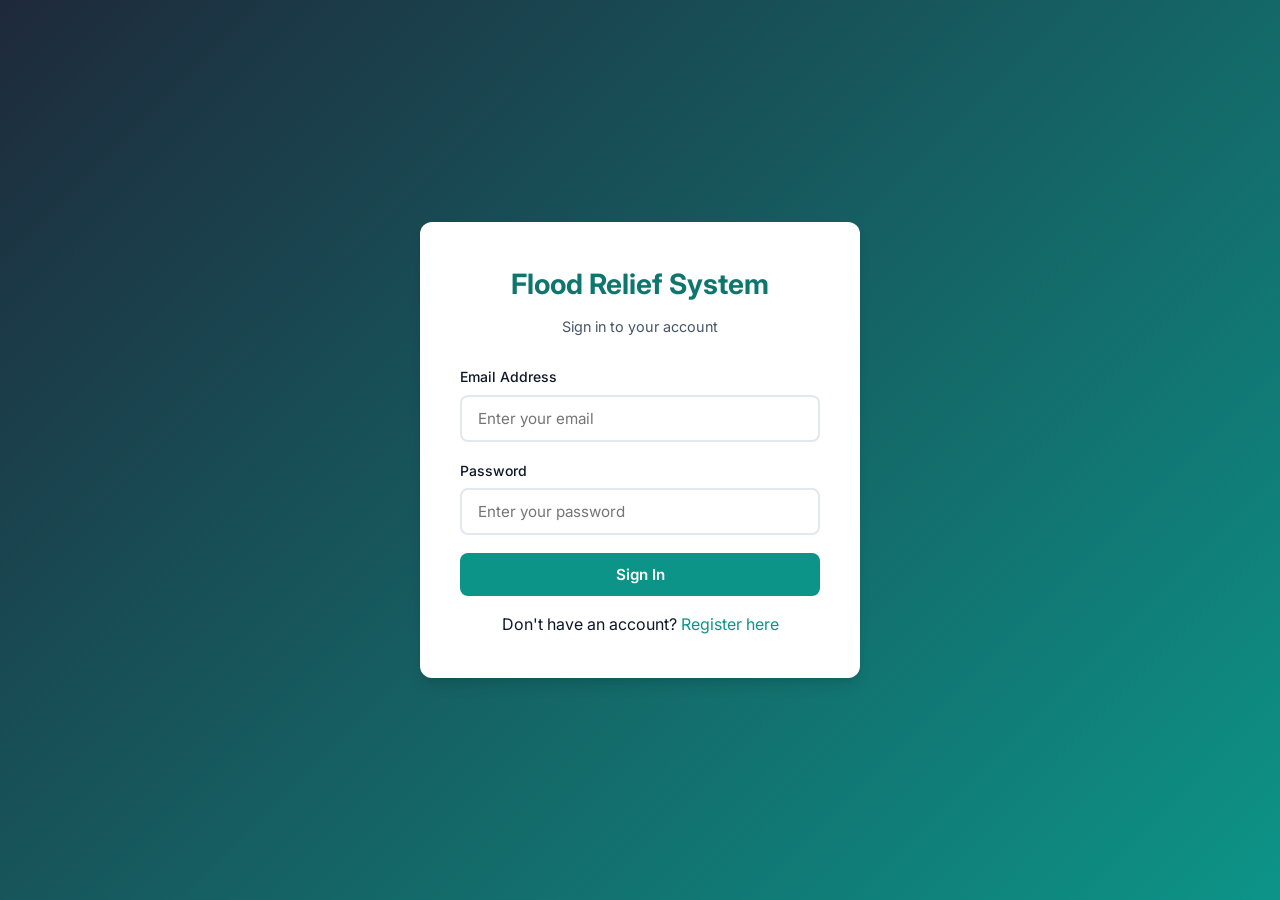
<file: index.html>
<!DOCTYPE html>
<html lang="en">

<head>
    <meta charset="UTF-8">
    <meta name="viewport" content="width=device-width, initial-scale=1.0">
    <meta name="description"
        content="Flood Relief Management System - Login to manage and submit flood relief requests in Sri Lanka.">
    <title>Flood Relief Management System - Login</title>
    <link rel="stylesheet" href="css/style.css">
</head>

<body>
    <div class="toast-container" id="toastContainer"></div>

    <div class="auth-wrapper">
        <div class="auth-card">
            <h1>Flood Relief System</h1>
            <p class="subtitle">Sign in to your account</p>

            <form id="loginForm">
                <div class="form-group">
                    <label for="loginEmail">Email Address</label>
                    <input type="email" id="loginEmail" name="email" placeholder="Enter your email" required>
                </div>
                <div class="form-group">
                    <label for="loginPassword">Password</label>
                    <input type="password" id="loginPassword" name="password" placeholder="Enter your password"
                        required>
                </div>
                <button type="submit" class="btn btn-primary btn-full" id="loginBtn">Sign In</button>
            </form>

            <p class="text-center mt-2">
                Don't have an account? <a href="register.html">Register here</a>
            </p>
        </div>
    </div>

    <script src="js/app.js"></script>
</body>

</html>
</file>
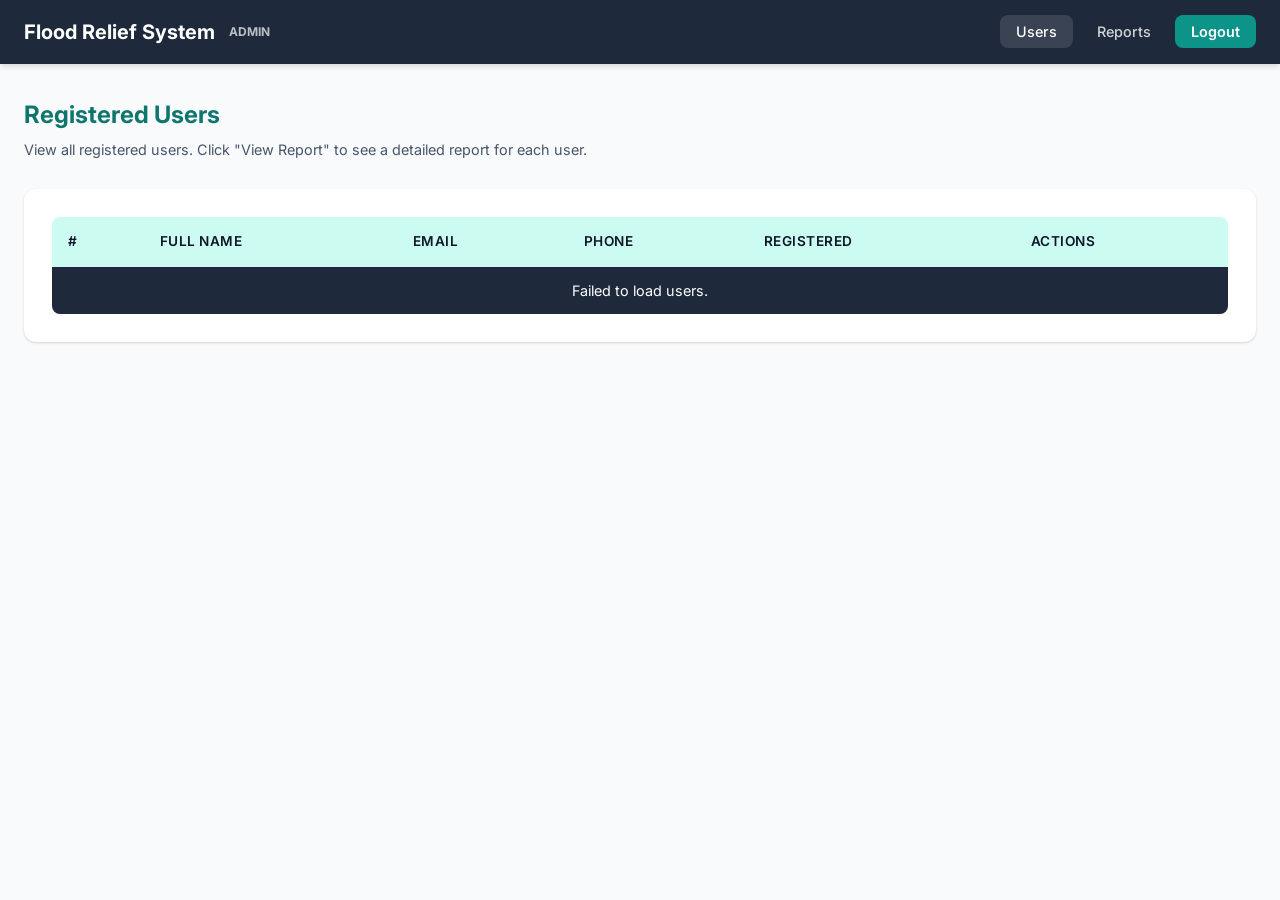
<file: admin.html>
<!DOCTYPE html>
<html lang="en">

<head>
    <meta charset="UTF-8">
    <meta name="viewport" content="width=device-width, initial-scale=1.0">
    <meta name="description" content="Admin Dashboard - Manage users, view reports, and monitor flood relief data.">
    <title>Admin Dashboard - Flood Relief Management System</title>
    <link rel="stylesheet" href="css/style.css">
</head>

<body>
    <div class="toast-container" id="toastContainer"></div>

    <nav class="navbar">
        <div class="brand">Flood Relief System <span
                style="font-size: 0.75rem; opacity: 0.7; margin-left: 4px;">ADMIN</span>
        </div>
        <ul class="nav-links">
            <li><a href="#" class="active" onclick="switchAdminTab('users', event)">Users</a></li>
            <li><a href="#" onclick="switchAdminTab('reports', event)">Reports</a></li>
            <li><a href="php/logout.php">Logout</a></li>
        </ul>
    </nav>

    <div class="page-content">

        <div class="tab-content active" id="tab-users">
            <div class="page-header">
                <h2>Registered Users</h2>
                <p>View all registered users. Click "View Report" to see a detailed report for each user.</p>
            </div>

            <div class="card">
                <div class="table-wrapper">
                    <table>
                        <thead>
                            <tr>
                                <th>#</th>
                                <th>Full Name</th>
                                <th>Email</th>
                                <th>Phone</th>
                                <th>Registered</th>
                                <th>Actions</th>
                            </tr>
                        </thead>
                        <tbody id="usersTableBody">
                            <tr>
                                <td colspan="6" class="text-center">Loading...</td>
                            </tr>
                        </tbody>
                    </table>
                </div>
            </div>
        </div>

        <div class="tab-content" id="tab-reports">
            <div class="page-header">
                <h2>System Summary &amp; Filtered Reports</h2>
                <p>Filter and view summarized system data based on Area and Type of relief request.</p>
            </div>

            <div class="card">
                <h3>Filter Options</h3>
                <div class="filters">
                    <div class="form-group">
                        <label for="filterArea">Area</label>
                        <input type="text" id="filterArea"
                            placeholder="Search by District, Div. Secretariat, or GN Division">
                    </div>
                    <div class="form-group">
                        <label for="filterReliefType">Type of Relief Request</label>
                        <select id="filterReliefType">
                            <option value="">All Types</option>
                            <option value="Food">Food</option>
                            <option value="Water">Water</option>
                            <option value="Medicine">Medicine</option>
                            <option value="Shelter">Shelter</option>
                        </select>
                    </div>
                    <div class="form-group">
                        <button class="btn btn-primary" onclick="loadReports()" id="filterBtn">Apply Filter</button>
                    </div>
                </div>
            </div>

            <div class="card">
                <h3>Summary Report</h3>
                <div class="summary-grid" id="summaryGrid">
                    <div class="summary-item">
                        <div class="label">Loading...</div>
                        <div class="value">—</div>
                    </div>
                </div>
            </div>
        </div>
    </div>

    <div class="modal-overlay" id="deleteUserModal">
        <div class="modal">
            <div class="confirm-dialog">
                <div class="icon">⚠️</div>
                <h3>Delete User</h3>
                <p>Are you sure you want to delete this user? All their relief requests will also be deleted. This
                    action cannot be undone.</p>
                <input type="hidden" id="deleteUserId">
                <div class="modal-actions" style="justify-content: center;">
                    <button class="btn btn-outline" onclick="closeModal('deleteUserModal')">Cancel</button>
                    <button class="btn btn-danger" onclick="confirmDeleteUser()">Delete User</button>
                </div>
            </div>
        </div>
    </div>

    <script src="js/app.js"></script>
</body>

</html>
</file>
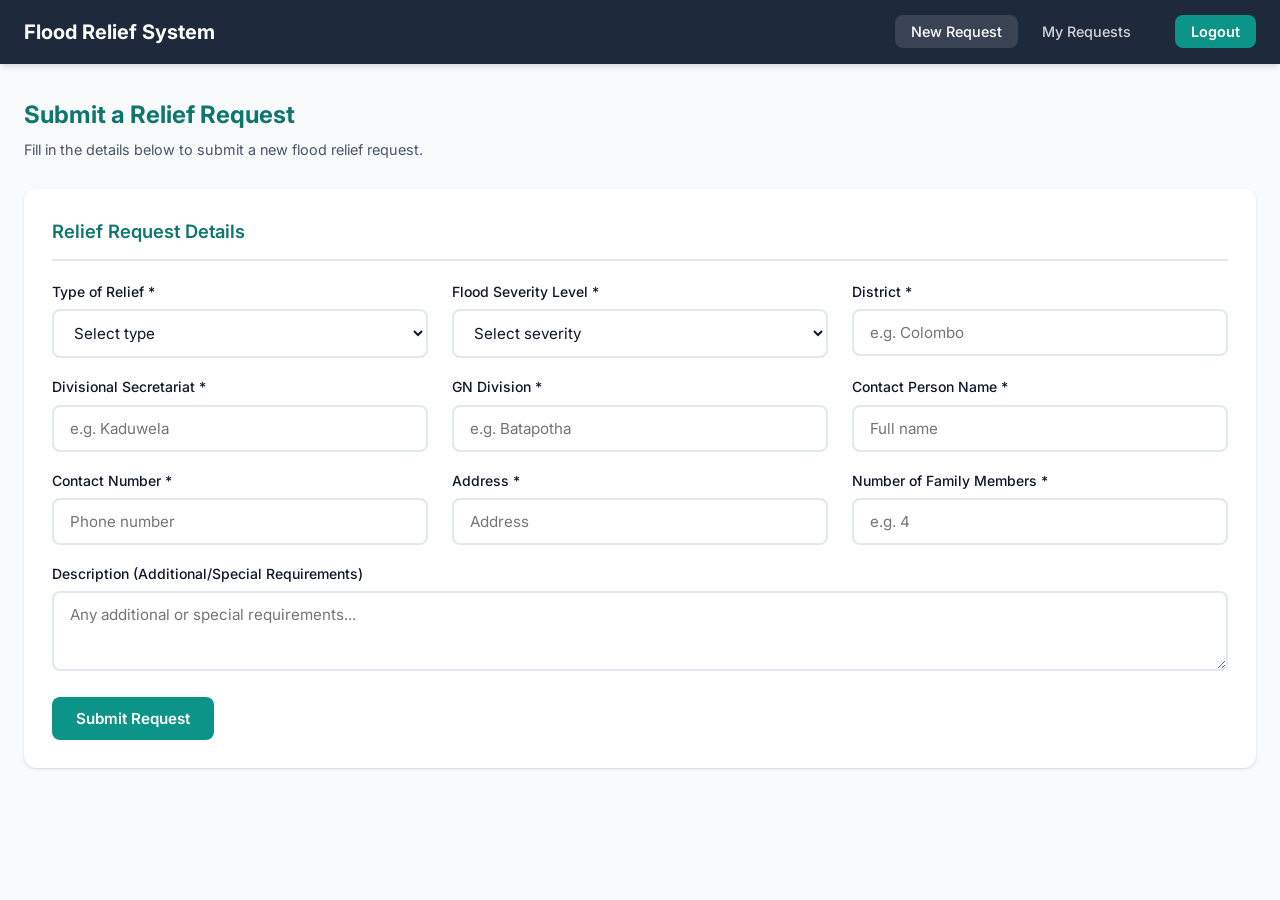
<file: dashboard.html>
<!DOCTYPE html>
<html lang="en">

<head>
    <meta charset="UTF-8">
    <meta name="viewport" content="width=device-width, initial-scale=1.0">
    <meta name="description" content="User Dashboard - Manage your flood relief requests.">
    <title>Dashboard - Flood Relief Management System</title>
    <link rel="stylesheet" href="css/style.css">
</head>

<body>
    <div class="toast-container" id="toastContainer"></div>

    <nav class="navbar">
        <div class="brand">Flood Relief System
        </div>
        <ul class="nav-links">
            <li><a href="#" class="active" onclick="switchTab('create')">New Request</a></li>
            <li><a href="#" onclick="switchTab('requests')">My Requests</a></li>
            <li><span class="nav-user" id="navUserName"></span></li>
            <li><a href="php/logout.php">Logout</a></li>
        </ul>
    </nav>

    <div class="page-content">
        <div class="tab-content active" id="tab-create">
            <div class="page-header">
                <h2>Submit a Relief Request</h2>
                <p>Fill in the details below to submit a new flood relief request.</p>
            </div>

            <div class="card">
                <h3>Relief Request Details</h3>
                <form id="createRequestForm">
                    <div class="form-grid">
                        <div class="form-group">
                            <label for="reliefType">Type of Relief *</label>
                            <select id="reliefType" name="relief_type" required>
                                <option value="">Select type</option>
                                <option value="Food">Food</option>
                                <option value="Water">Water</option>
                                <option value="Medicine">Medicine</option>
                                <option value="Shelter">Shelter</option>
                            </select>
                        </div>
                        <div class="form-group">
                            <label for="severity">Flood Severity Level *</label>
                            <select id="severity" name="severity" required>
                                <option value="">Select severity</option>
                                <option value="Low">Low</option>
                                <option value="Medium">Medium</option>
                                <option value="High">High</option>
                            </select>
                        </div>
                        <div class="form-group">
                            <label for="district">District *</label>
                            <input type="text" id="district" name="district" placeholder="e.g. Colombo" required>
                        </div>
                        <div class="form-group">
                            <label for="divSecretariat">Divisional Secretariat *</label>
                            <input type="text" id="divSecretariat" name="divisional_secretariat"
                                placeholder="e.g. Kaduwela" required>
                        </div>
                        <div class="form-group">
                            <label for="gnDivision">GN Division *</label>
                            <input type="text" id="gnDivision" name="gn_division" placeholder="e.g. Batapotha" required>
                        </div>
                        <div class="form-group">
                            <label for="contactPerson">Contact Person Name *</label>
                            <input type="text" id="contactPerson" name="contact_person" placeholder="Full name"
                                required>
                        </div>
                        <div class="form-group">
                            <label for="contactNumber">Contact Number *</label>
                            <input type="tel" id="contactNumber" name="contact_number" placeholder="Phone number"
                                required>
                        </div>
                        <div class="form-group">
                            <label for="requestAddress">Address *</label>
                            <input type="text" id="requestAddress" name="address" placeholder="Address" required>
                        </div>
                        <div class="form-group">
                            <label for="familyMembers">Number of Family Members *</label>
                            <input type="number" id="familyMembers" name="family_members" min="1" placeholder="e.g. 4"
                                required>
                        </div>
                    </div>
                    <div class="form-group">
                        <label for="description">Description (Additional/Special Requirements)</label>
                        <textarea id="description" name="description"
                            placeholder="Any additional or special requirements..."></textarea>
                    </div>
                    <button type="submit" class="btn btn-primary" id="createBtn">Submit Request</button>
                </form>
            </div>
        </div>

        <div class="tab-content" id="tab-requests">
            <div class="page-header">
                <h2>My Relief Requests</h2>
                <p>View, edit, or delete your submitted relief requests.</p>
            </div>

            <div class="card">
                <div class="table-wrapper">
                    <table>
                        <thead>
                            <tr>
                                <th>#</th>
                                <th>Type</th>
                                <th>District</th>
                                <th>Severity</th>
                                <th>Family Members</th>
                                <th>Status</th>
                                <th>Date</th>
                                <th>Actions</th>
                            </tr>
                        </thead>
                        <tbody id="requestsTableBody">
                            <tr>
                                <td colspan="8" class="text-center">Loading...</td>
                            </tr>
                        </tbody>
                    </table>
                </div>
            </div>
        </div>
    </div>

    <div class="modal-overlay" id="editModal">
        <div class="modal">
            <h3>Edit Relief Request</h3>
            <form id="editRequestForm">
                <input type="hidden" id="editId" name="id">
                <div class="form-grid">
                    <div class="form-group">
                        <label for="editReliefType">Type of Relief *</label>
                        <select id="editReliefType" name="relief_type" required>
                            <option value="Food">Food</option>
                            <option value="Water">Water</option>
                            <option value="Medicine">Medicine</option>
                            <option value="Shelter">Shelter</option>
                        </select>
                    </div>
                    <div class="form-group">
                        <label for="editSeverity">Severity *</label>
                        <select id="editSeverity" name="severity" required>
                            <option value="Low">Low</option>
                            <option value="Medium">Medium</option>
                            <option value="High">High</option>
                        </select>
                    </div>
                    <div class="form-group">
                        <label for="editDistrict">District *</label>
                        <input type="text" id="editDistrict" name="district" required>
                    </div>
                    <div class="form-group">
                        <label for="editDivSecretariat">Divisional Secretariat *</label>
                        <input type="text" id="editDivSecretariat" name="divisional_secretariat" required>
                    </div>
                    <div class="form-group">
                        <label for="editGnDivision">GN Division *</label>
                        <input type="text" id="editGnDivision" name="gn_division" required>
                    </div>
                    <div class="form-group">
                        <label for="editContactPerson">Contact Person *</label>
                        <input type="text" id="editContactPerson" name="contact_person" required>
                    </div>
                    <div class="form-group">
                        <label for="editContactNumber">Contact Number *</label>
                        <input type="tel" id="editContactNumber" name="contact_number" required>
                    </div>
                    <div class="form-group">
                        <label for="editAddress">Address *</label>
                        <input type="text" id="editAddress" name="address" required>
                    </div>
                    <div class="form-group">
                        <label for="editFamilyMembers">Family Members *</label>
                        <input type="number" id="editFamilyMembers" name="family_members" min="1" required>
                    </div>
                </div>
                <div class="form-group">
                    <label for="editDescription">Description</label>
                    <textarea id="editDescription" name="description"></textarea>
                </div>
                <div class="modal-actions">
                    <button type="button" class="btn btn-outline" onclick="closeModal('editModal')">Cancel</button>
                    <button type="submit" class="btn btn-primary">Save Changes</button>
                </div>
            </form>
        </div>
    </div>

    <div class="modal-overlay" id="deleteModal">
        <div class="modal">
            <div class="confirm-dialog">
                <div class="icon">⚠️</div>
                <h3>Delete Relief Request</h3>
                <p>Are you sure you want to delete this relief request? This action cannot be undone.</p>
                <input type="hidden" id="deleteRequestId">
                <div class="modal-actions" style="justify-content: center;">
                    <button class="btn btn-outline" onclick="closeModal('deleteModal')">Cancel</button>
                    <button class="btn btn-danger" onclick="confirmDeleteRequest()">Delete</button>
                </div>
            </div>
        </div>
    </div>

    <script src="js/app.js"></script>
</body>

</html>
</file>
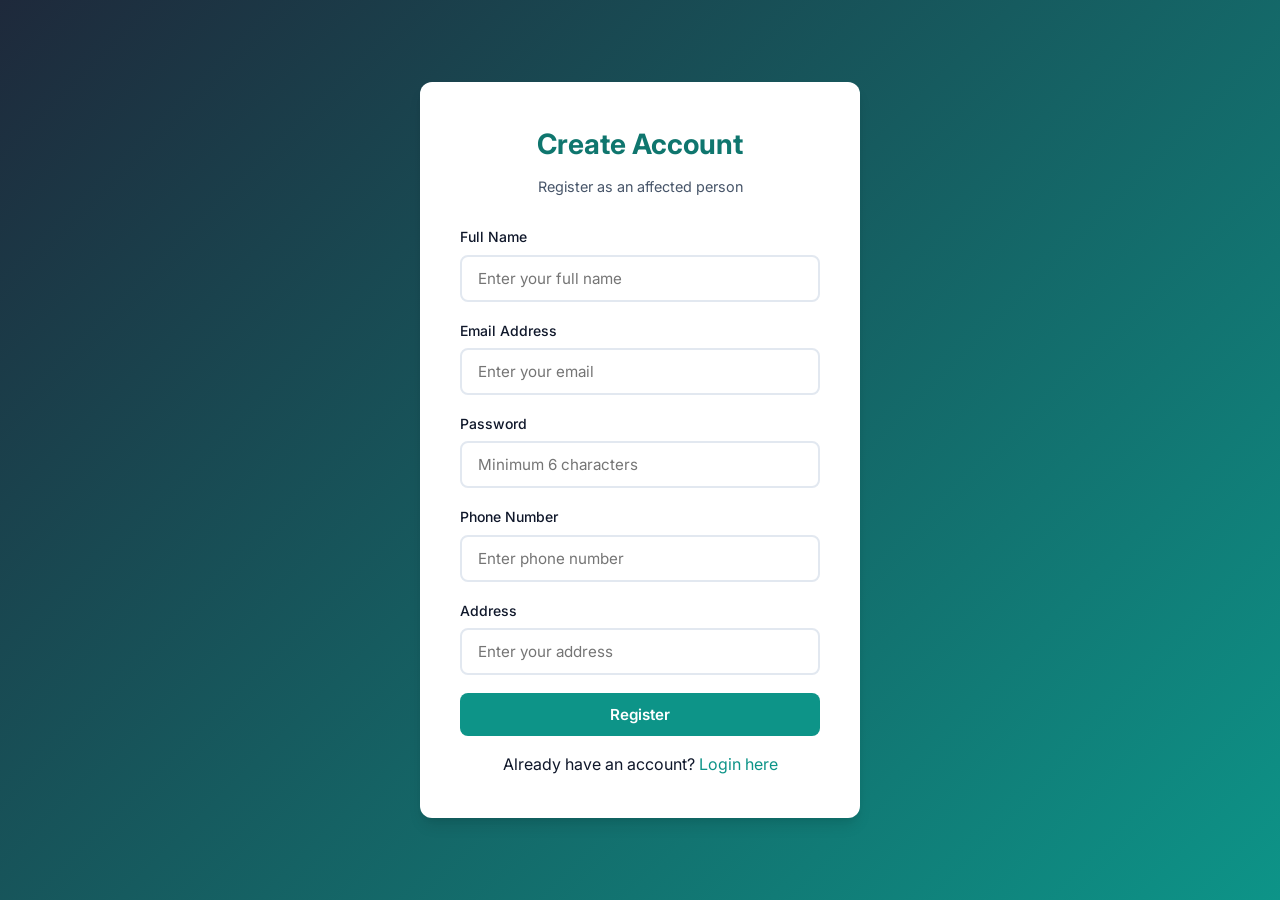
<file: register.html>
<!DOCTYPE html>
<html lang="en">

<head>
    <meta charset="UTF-8">
    <meta name="viewport" content="width=device-width, initial-scale=1.0">
    <meta name="description" content="Register for the Flood Relief Management System to submit flood relief requests.">
    <title>Register - Flood Relief Management System</title>
    <link rel="stylesheet" href="css/style.css">
</head>

<body>
    <div class="toast-container" id="toastContainer"></div>

    <div class="auth-wrapper">
        <div class="auth-card">
            <h1>Create Account</h1>
            <p class="subtitle">Register as an affected person</p>

            <form id="registerForm">
                <div class="form-group">
                    <label for="regName">Full Name</label>
                    <input type="text" id="regName" name="full_name" placeholder="Enter your full name" required>
                </div>
                <div class="form-group">
                    <label for="regEmail">Email Address</label>
                    <input type="email" id="regEmail" name="email" placeholder="Enter your email" required>
                </div>
                <div class="form-group">
                    <label for="regPassword">Password</label>
                    <input type="password" id="regPassword" name="password" placeholder="Minimum 6 characters" required
                        minlength="6">
                </div>
                <div class="form-group">
                    <label for="regPhone">Phone Number</label>
                    <input type="tel" id="regPhone" name="phone" placeholder="Enter phone number" required>
                </div>
                <div class="form-group">
                    <label for="regAddress">Address</label>
                    <input type="text" id="regAddress" name="address" placeholder="Enter your address" required>
                </div>
                <button type="submit" class="btn btn-primary btn-full" id="registerBtn">Register</button>
            </form>

            <p class="text-center mt-2">
                Already have an account? <a href="index.html">Login here</a>
            </p>
        </div>
    </div>

    <script src="js/app.js"></script>
</body>

</html>
</file>
<file: css/style.css>
@import url('https://fonts.googleapis.com/css2?family=Inter:wght@300;400;500;600;700&display=swap');


:root {
    --primary: #0d9488;
    --primary-light: #ccfbf1;
    --primary-dark: #0f766e;
    --secondary: #14b8a6;
    --accent: #1e293b;
    --bg: #f8fafc;
    --bg-card: #ffffff;
    --bg-dark: #1e293b;
    --text: #0f172a;
    --text-light: #475569;
    --text-white: #ffffff;
    --border: #e2e8f0;
    --success: #0d9488;
    --success-bg: #ccfbf1;
    --danger: #dc2626;
    --danger-bg: #fee2e2;
    --warning: #d97706;
    --warning-bg: #fef3c7;
    --info: #0284c7;
    --info-bg: #e0f2fe;
    --shadow: 0 1px 3px rgba(0, 0, 0, 0.1), 0 1px 2px rgba(0, 0, 0, 0.06);
    --shadow-md: 0 4px 6px -1px rgba(0, 0, 0, 0.1), 0 2px 4px -1px rgba(0, 0, 0, 0.06);
    --shadow-lg: 0 10px 15px -3px rgba(0, 0, 0, 0.1), 0 4px 6px -2px rgba(0, 0, 0, 0.05);
    --radius: 12px;
    --radius-sm: 8px;
    --transition: all 0.3s cubic-bezier(0.4, 0, 0.2, 1);
}


*,
*::before,
*::after {
    margin: 0;
    padding: 0;
    box-sizing: border-box;
}

html {
    scroll-behavior: smooth;
}

body {
    font-family: 'Inter', sans-serif;
    background: var(--bg);
    color: var(--text);
    line-height: 1.6;
    min-height: 100vh;
}

a {
    color: var(--primary);
    text-decoration: none;
    transition: var(--transition);
}

a:hover {
    color: var(--primary-dark);
}

.container {
    max-width: 1200px;
    margin: 0 auto;
    padding: 0 20px;
}

.text-center {
    text-align: center;
}

.mt-1 {
    margin-top: 8px;
}

.mt-2 {
    margin-top: 16px;
}

.mt-3 {
    margin-top: 24px;
}

.mb-2 {
    margin-bottom: 16px;
}

.mb-3 {
    margin-bottom: 24px;
}


.toast-container {
    position: fixed;
    top: 24px;
    right: 24px;
    z-index: 10000;
    display: flex;
    flex-direction: column;
    gap: 12px;
}

.toast {
    padding: 16px 24px;
    border-radius: var(--radius-sm);
    color: #fff;
    font-weight: 500;
    font-size: 0.95rem;
    box-shadow: var(--shadow-lg);
    animation: slideIn 0.4s ease, fadeOut 0.4s ease 3.6s forwards;
    max-width: 400px;
    display: flex;
    align-items: center;
    gap: 10px;
}

.toast.success {
    background: var(--success);
}

.toast.error {
    background: var(--danger);
}

.toast.warning {
    background: var(--warning);
}

.toast.info {
    background: var(--info);
}

@keyframes slideIn {
    from {
        transform: translateX(100%);
        opacity: 0;
    }

    to {
        transform: translateX(0);
        opacity: 1;
    }
}

@keyframes fadeOut {
    from {
        opacity: 1;
    }

    to {
        opacity: 0;
    }
}

.auth-wrapper {
    display: flex;
    justify-content: center;
    align-items: center;
    min-height: 100vh;
    background: linear-gradient(135deg, var(--bg-dark) 0%, var(--primary) 100%);
    padding: 20px;
}

.auth-card {
    background: var(--bg-card);
    border-radius: var(--radius);
    box-shadow: var(--shadow-lg);
    padding: 40px;
    width: 100%;
    max-width: 440px;
    animation: cardFadeIn 0.6s ease;
}

@keyframes cardFadeIn {
    from {
        opacity: 0;
        transform: translateY(20px);
    }

    to {
        opacity: 1;
        transform: translateY(0);
    }
}

.auth-card h1 {
    font-size: 1.75rem;
    font-weight: 700;
    color: var(--primary-dark);
    text-align: center;
    margin-bottom: 8px;
}

.auth-card .subtitle {
    text-align: center;
    color: var(--text-light);
    font-size: 0.9rem;
    margin-bottom: 28px;
}

.auth-card .logo-icon {
    text-align: center;
    font-size: 3rem;
    margin-bottom: 12px;
}


.form-group {
    margin-bottom: 18px;
}

.form-group label {
    display: block;
    font-weight: 500;
    font-size: 0.875rem;
    color: var(--text);
    margin-bottom: 6px;
}

.form-group input,
.form-group select,
.form-group textarea {
    width: 100%;
    padding: 12px 16px;
    border: 2px solid var(--border);
    border-radius: var(--radius-sm);
    font-family: 'Inter', sans-serif;
    font-size: 0.95rem;
    color: var(--text);
    background: #fff;
    transition: var(--transition);
}

.form-group input:focus,
.form-group select:focus,
.form-group textarea:focus {
    outline: none;
    border-color: var(--primary);
    box-shadow: 0 0 0 3px rgba(13, 148, 136, 0.15);
}

.form-group textarea {
    resize: vertical;
    min-height: 80px;
}

.btn {
    display: inline-flex;
    align-items: center;
    justify-content: center;
    gap: 8px;
    padding: 12px 24px;
    border: none;
    border-radius: var(--radius-sm);
    font-family: 'Inter', sans-serif;
    font-size: 0.95rem;
    font-weight: 600;
    cursor: pointer;
    transition: var(--transition);
    text-decoration: none;
}

.btn:hover {
    transform: translateY(-1px);
    box-shadow: var(--shadow-md);
}

.btn:active {
    transform: translateY(0);
}

.btn-primary {
    background: var(--primary);
    color: #fff;
}

.btn-primary:hover {
    background: var(--primary-dark);
    color: #fff;
}

.btn-success {
    background: var(--success);
    color: #fff;
}

.btn-danger {
    background: var(--danger);
    color: #fff;
}

.btn-danger:hover {
    background: #b91c1c;
    color: #fff;
}

.btn-outline {
    background: transparent;
    color: var(--primary);
    border: 2px solid var(--primary);
}

.btn-outline:hover {
    background: var(--primary);
    color: #fff;
}

.btn-sm {
    padding: 8px 16px;
    font-size: 0.85rem;
}

.btn-full {
    width: 100%;
}

.navbar {
    background: var(--bg-dark);
    padding: 0 24px;
    display: flex;
    align-items: center;
    justify-content: space-between;
    height: 64px;
    box-shadow: var(--shadow-md);
    position: sticky;
    top: 0;
    z-index: 1000;
}

.navbar .brand {
    color: var(--text-white);
    font-size: 1.25rem;
    font-weight: 700;
    display: flex;
    align-items: center;
    gap: 10px;
}

.navbar .brand span {
    font-size: 1.5rem;
}

.navbar .nav-links {
    display: flex;
    align-items: center;
    gap: 8px;
    list-style: none;
}

.navbar .nav-links a {
    color: rgba(255, 255, 255, 0.8);
    padding: 8px 16px;
    border-radius: var(--radius-sm);
    font-weight: 500;
    font-size: 0.9rem;
    transition: var(--transition);
}

.navbar .nav-links a:hover,
.navbar .nav-links a.active {
    color: #fff;
    background: rgba(255, 255, 255, 0.12);
}

.navbar .nav-links a[href*="logout"] {
    background: var(--primary);
    color: #fff;
    font-weight: 600;
}

.navbar .nav-links a[href*="logout"]:hover {
    background: var(--primary-dark);
}

.navbar .nav-user {
    color: rgba(255, 255, 255, 0.7);
    font-size: 0.85rem;
    margin-right: 12px;
}

.page-content {
    padding: 32px 24px;
    max-width: 1280px;
    margin: 0 auto;
}

.page-header {
    margin-bottom: 28px;
}

.page-header h2 {
    font-size: 1.5rem;
    font-weight: 700;
    color: var(--primary-dark);
}

.page-header p {
    color: var(--text-light);
    font-size: 0.9rem;
    margin-top: 4px;
}

.card {
    background: var(--bg-card);
    border-radius: var(--radius);
    box-shadow: var(--shadow);
    padding: 28px;
    margin-bottom: 24px;
    transition: var(--transition);
}

.card:hover {
    box-shadow: var(--shadow-md);
}

.card h3 {
    font-size: 1.15rem;
    font-weight: 600;
    color: var(--primary-dark);
    margin-bottom: 20px;
    padding-bottom: 12px;
    border-bottom: 2px solid var(--border);
}

.table-wrapper {
    overflow-x: auto;
    border-radius: var(--radius-sm);
}

table {
    width: 100%;
    border-collapse: collapse;
    font-size: 0.9rem;
}

table th {
    background: var(--primary-light);
    color: var(--text);
    padding: 14px 16px;
    text-align: left;
    font-weight: 600;
    font-size: 0.85rem;
    text-transform: uppercase;
    letter-spacing: 0.5px;
}

table td {
    padding: 12px 16px;
    border-bottom: 1px solid var(--border);
    vertical-align: middle;
}

table tbody tr {
    transition: var(--transition);
}

table tbody tr:hover {
    background: var(--bg);
}

table tbody tr:last-child td {
    border-bottom: none;
}

table tbody tr:nth-child(odd) {
    background: var(--bg-dark);
    color: var(--text-white);
}

.badge {
    display: inline-block;
    padding: 4px 12px;
    border-radius: 100px;
    font-size: 0.78rem;
    font-weight: 600;
    text-transform: capitalize;
}

.badge-high {
    background: var(--danger-bg);
    color: var(--danger);
}

.badge-medium {
    background: var(--warning-bg);
    color: var(--warning);
}

.badge-low {
    background: var(--success-bg);
    color: var(--success);
}

.badge-food {
    background: #dbeafe;
    color: #2563eb;
}

.badge-water {
    background: #e0f2fe;
    color: #0284c7;
}

.badge-medicine {
    background: #fce7f3;
    color: #be185d;
}

.badge-shelter {
    background: #fef3c7;
    color: #b45309;
}

.badge-pending {
    background: var(--warning-bg);
    color: var(--warning);
}

.badge-approved {
    background: var(--success-bg);
    color: var(--success);
}

.tabs {
    display: flex;
    gap: 4px;
    background: var(--bg-card);
    padding: 4px;
    border-radius: var(--radius-sm);
    box-shadow: var(--shadow);
    margin-bottom: 24px;
}

.tab-btn {
    flex: 1;
    padding: 12px 20px;
    border: none;
    background: transparent;
    font-family: 'Inter', sans-serif;
    font-weight: 600;
    font-size: 0.9rem;
    color: var(--text-light);
    cursor: pointer;
    border-radius: 6px;
    transition: var(--transition);
}

.tab-btn:hover {
    color: var(--primary);
    background: rgba(13, 148, 136, 0.06);
}

.tab-btn.active {
    background: var(--bg-dark);
    color: #fff;
    box-shadow: var(--shadow);
}

.tab-content {
    display: none;
}

.tab-content.active {
    display: block;
    animation: cardFadeIn 0.3s ease;
}

.modal-overlay {
    display: none;
    position: fixed;
    inset: 0;
    background: rgba(0, 0, 0, 0.5);
    backdrop-filter: blur(4px);
    z-index: 5000;
    justify-content: center;
    align-items: center;
    animation: fadeIn 0.2s ease;
}

.modal-overlay.active {
    display: flex;
}

@keyframes fadeIn {
    from {
        opacity: 0;
    }

    to {
        opacity: 1;
    }
}

.modal {
    background: var(--bg-card);
    border-radius: var(--radius);
    box-shadow: var(--shadow-lg);
    width: 90%;
    max-width: 600px;
    max-height: 85vh;
    overflow-y: auto;
    padding: 32px;
    animation: modalSlide 0.3s ease;
}

@keyframes modalSlide {
    from {
        transform: translateY(30px);
        opacity: 0;
    }

    to {
        transform: translateY(0);
        opacity: 1;
    }
}

.modal h3 {
    font-size: 1.25rem;
    font-weight: 700;
    color: var(--primary-dark);
    margin-bottom: 20px;
}

.modal-actions {
    display: flex;
    gap: 12px;
    justify-content: flex-end;
    margin-top: 24px;
}

.confirm-dialog {
    text-align: center;
}

.confirm-dialog p {
    font-size: 1rem;
    margin-bottom: 24px;
    color: var(--text);
}

.confirm-dialog .icon {
    font-size: 3rem;
    margin-bottom: 16px;
}

.filters {
    display: flex;
    gap: 16px;
    flex-wrap: wrap;
    align-items: flex-end;
    margin-bottom: 24px;
}

.filters .form-group {
    margin-bottom: 0;
    min-width: 200px;
    flex: 1;
}

.summary-grid {
    display: grid;
    grid-template-columns: repeat(auto-fit, minmax(220px, 1fr));
    gap: 16px;
    margin-bottom: 24px;
}

.summary-item {
    background: var(--bg-card);
    border-radius: var(--radius-sm);
    padding: 20px;
    border-left: 4px solid var(--primary);
    box-shadow: var(--shadow);
    transition: var(--transition);
}

.summary-item:hover {
    transform: translateY(-2px);
    box-shadow: var(--shadow-md);
}

.summary-item .label {
    font-size: 0.85rem;
    font-weight: 500;
    color: var(--primary);
    margin-bottom: 4px;
}

.summary-item .value {
    font-size: 1.75rem;
    font-weight: 700;
    color: var(--primary-dark);
}

.summary-item.danger {
    border-left-color: var(--danger);
}

.summary-item.danger .value, .summary-item.danger .label {
    color: var(--danger);
}

.summary-item.warning {
    border-left-color: var(--warning);
}

.summary-item.warning .value, .summary-item.warning .label {
    color: var(--warning);
}

.summary-item.success {
    border-left-color: var(--success);
}

.summary-item.success .value, .summary-item.success .label {
    color: var(--success);
}

.report-page {
    max-width: 1200px;
    margin: 0 auto;
    padding: 32px 24px;
}

.report-header {
    background: var(--bg-dark);
    color: var(--text-white);
    padding: 32px;
    border-radius: var(--radius) var(--radius) 0 0;
    text-align: center;
}

.report-header h1 {
    font-size: 1.5rem;
    font-weight: 700;
    margin-bottom: 4px;
}

.report-header p {
    color: rgba(255, 255, 255, 0.7);
    font-size: 0.9rem;
}

.report-body {
    background: var(--bg-card);
    border-radius: 0 0 var(--radius) var(--radius);
    box-shadow: var(--shadow-lg);
    padding: 32px;
}

.report-section {
    margin-bottom: 32px;
}

.report-section h2 {
    font-size: 1.15rem;
    font-weight: 600;
    color: var(--primary-dark);
    margin-bottom: 16px;
    padding-bottom: 8px;
    border-bottom: 2px solid var(--border);
}

.report-info-grid {
    display: grid;
    grid-template-columns: repeat(2, 1fr);
    gap: 20px 32px;
}

.report-info-item {
    display: flex;
    flex-direction: column;
    gap: 4px;
}

.report-info-item .info-label {
    font-weight: 600;
    color: var(--text-light);
    font-size: 0.8rem;
    text-transform: uppercase;
    letter-spacing: 0.5px;
}

.report-info-item .info-value {
    color: var(--text);
    font-size: 0.95rem;
    font-weight: 500;
    word-break: break-word;
}

.report-back-link {
    display: inline-flex;
    align-items: center;
    gap: 8px;
    margin-bottom: 24px;
    color: var(--primary);
    font-weight: 500;
    font-size: 0.9rem;
}

.report-back-link:hover {
    color: var(--primary-dark);
}

.form-grid {
    display: grid;
    grid-template-columns: repeat(auto-fit, minmax(280px, 1fr));
    gap: 0 24px;
}

.empty-state {
    text-align: center;
    padding: 48px 24px;
    color: var(--text-light);
}

.empty-state .icon {
    font-size: 3rem;
    margin-bottom: 12px;
}

.empty-state p {
    font-size: 1rem;
}

@media (max-width: 768px) {
    .navbar {
        padding: 0 16px;
    }

    .navbar .nav-links {
        gap: 4px;
    }

    .navbar .nav-links a {
        padding: 6px 10px;
        font-size: 0.82rem;
    }

    .page-content {
        padding: 20px 16px;
    }

    .auth-card {
        padding: 28px 20px;
    }

    .modal {
        width: 95%;
        padding: 24px 20px;
    }

    .filters {
        flex-direction: column;
    }

    .form-grid {
        grid-template-columns: 1fr;
    }

    .summary-grid {
        grid-template-columns: 1fr 1fr;
    }

    .report-info-grid {
        grid-template-columns: 1fr;
    }
}

@media (max-width: 480px) {
    .summary-grid {
        grid-template-columns: 1fr;
    }

    .tabs {
        flex-direction: column;
    }
}
</file>
